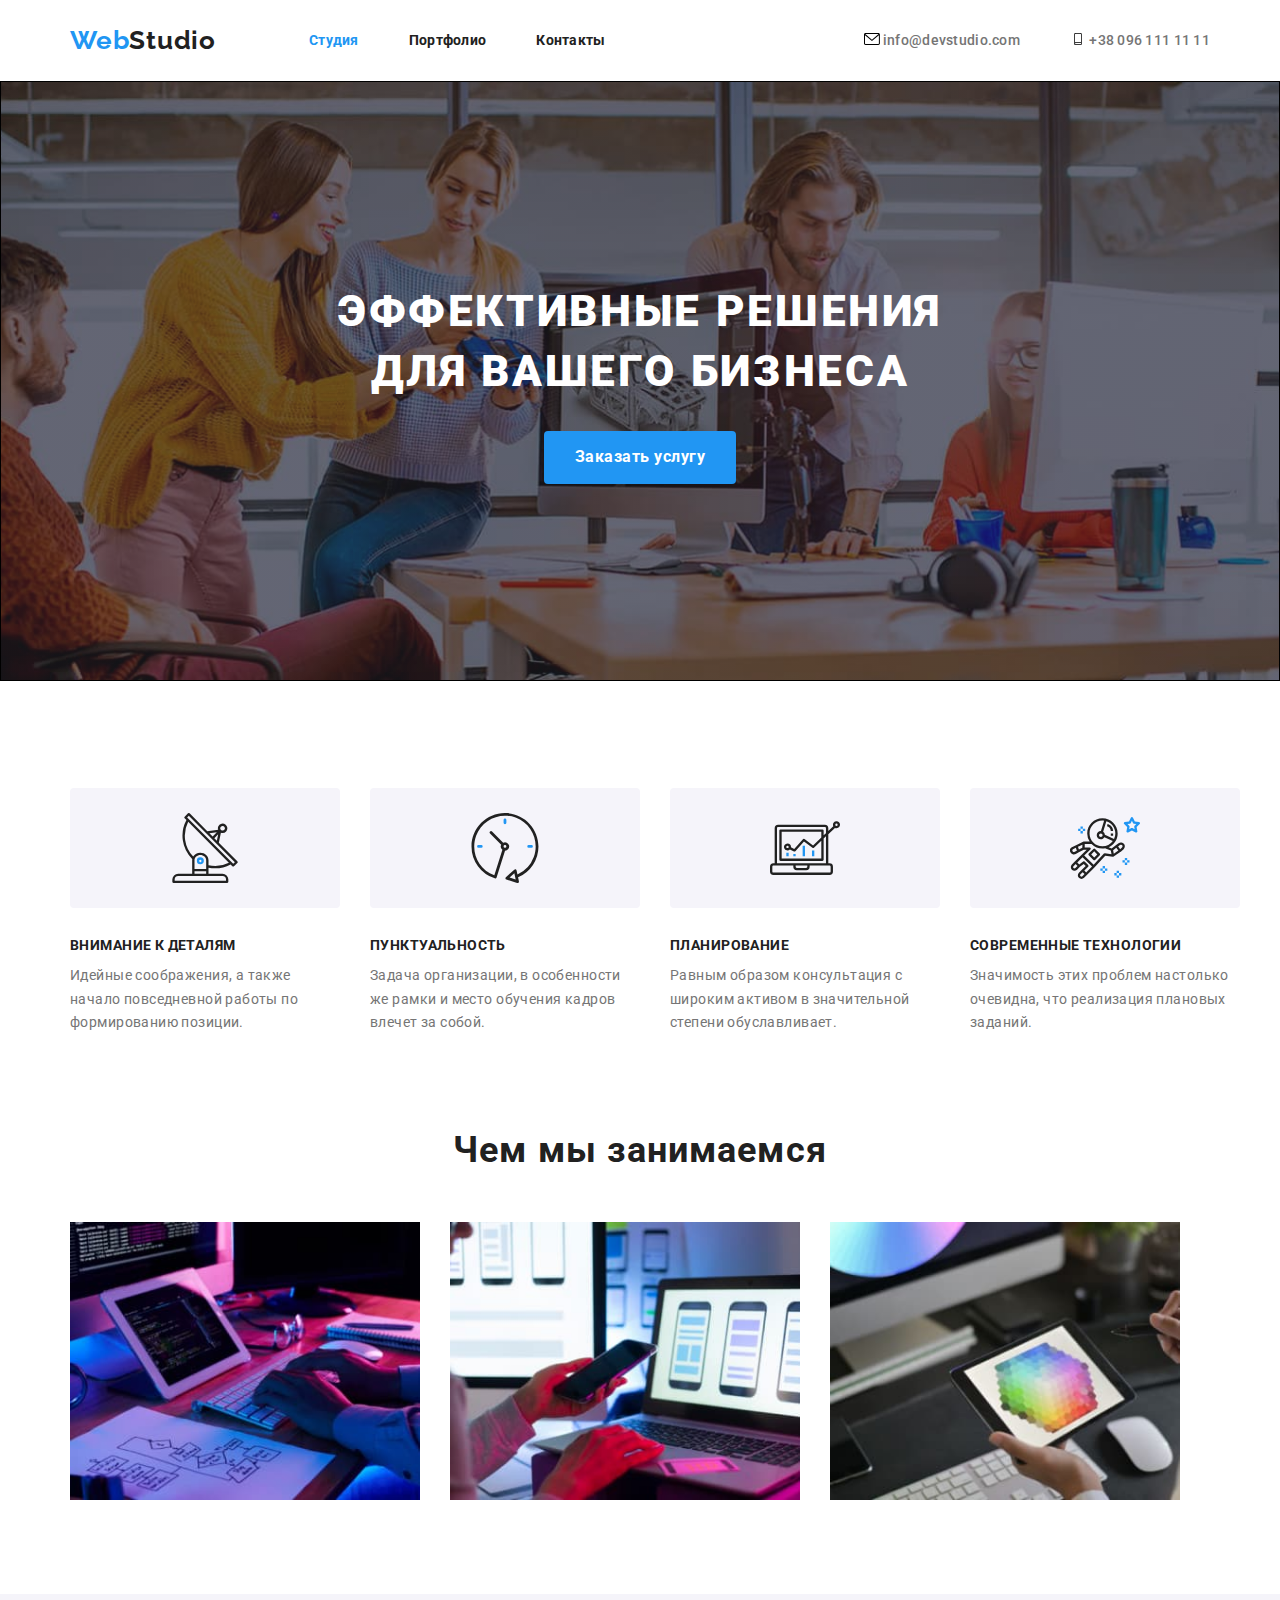
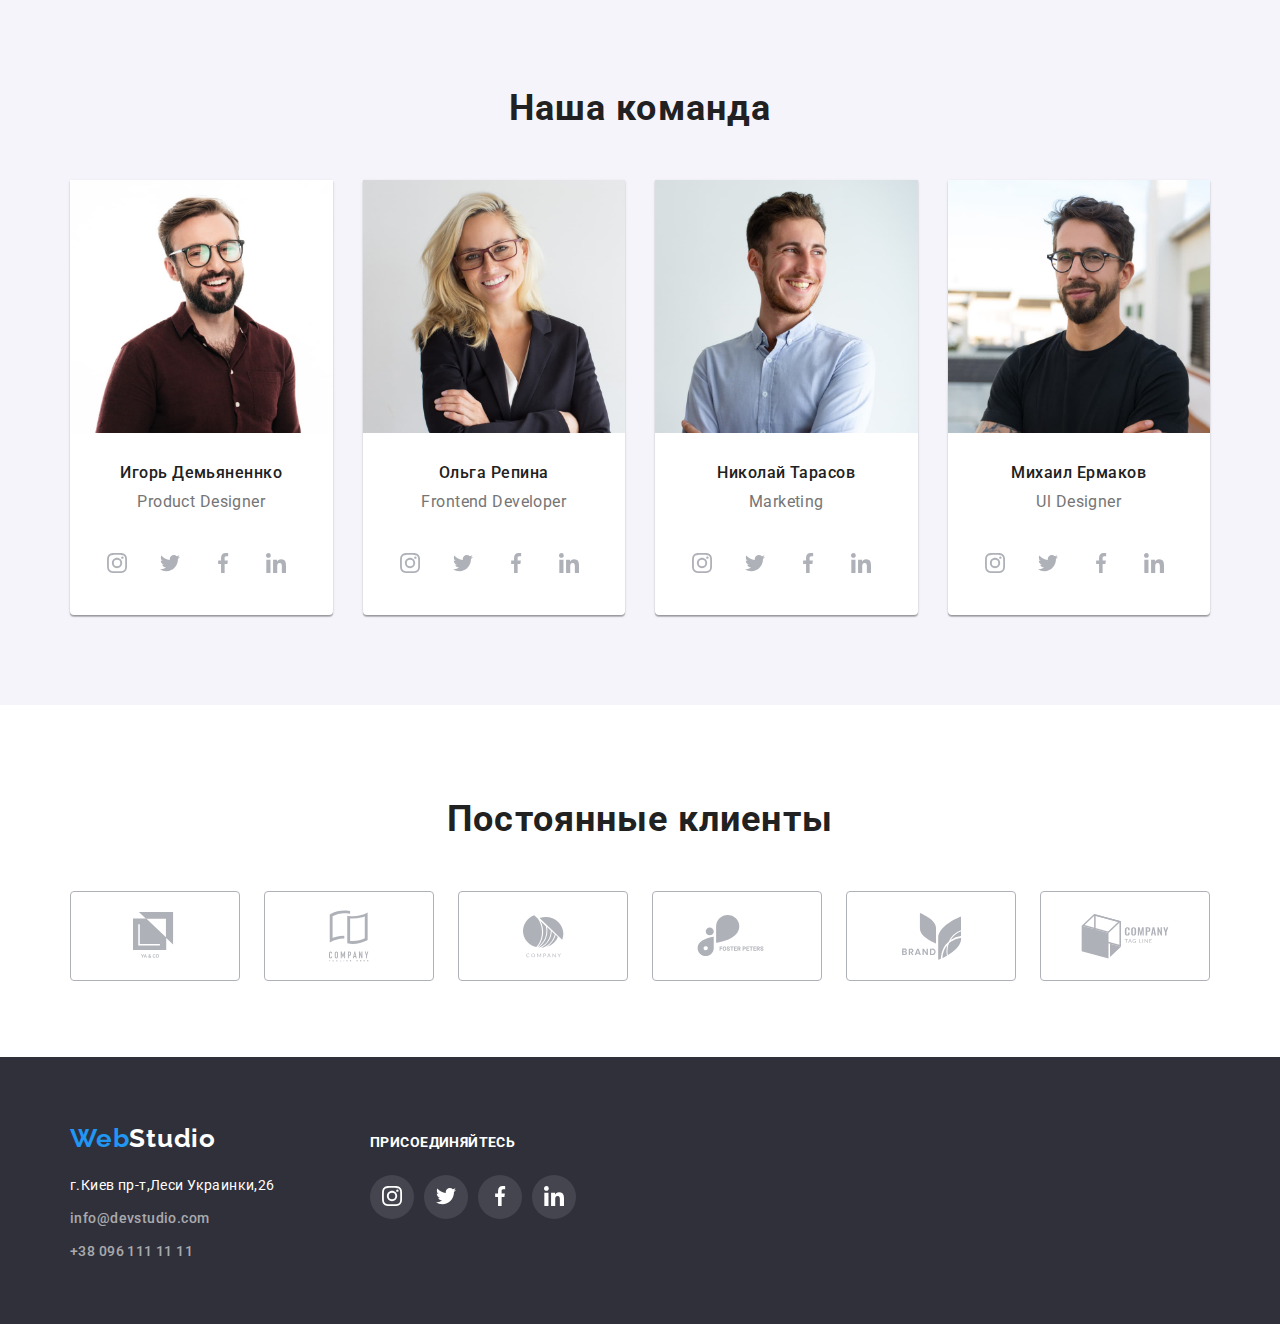
<file: index.html>
<!DOCTYPE html>
<html lang="ru">
<head>
    <meta charset="UTF-8">
    <meta name="viewport" content="width=device-width, initial-scale=1.0" />
    <title>Glazov Danil</title>
<link rel="preconnect" href="https://fonts.gstatic.com">
<link href="<link rel="preconnect" href="https://fonts.gstatic.com">
<link href="https://fonts.googleapis.com/css2?family=Raleway:wght@500;700;900&display=swap" rel="stylesheet">
<link href="https://fonts.googleapis.com/css2?family=Roboto:wght@400;500;700;900&display=swap" rel="stylesheet">
    <link href="https://cdnjs.cloudflare.com/ajax/libs/modern-normalize/1.0.0/modern-normalize.css" rel="stylesheet" />
    <link rel="stylesheet" href="./css/styles.css" />
</head>
<body class="page">
      <!--Шапка сайта --> 

      <header>
      
<div class="container"> 
            <nav class="main-nav">
                <a href="index.html" class="logo">
                    <span class="logo-header">Web</span>Studio
                </a>
                <ul class="site-nav list">
                    <li class="item"><a href="" class="link current">Студия </a></li>
                    <li class="item"><a href="./portfolio.html" class="link">Портфолио </a></li>
                    <li class="item" ><a href="" class="link">Контакты</a></li>
                </ul>
           
            <ul class="auth-nav list">
                <li class="item"><a href="mailto:info@devstudio.com" class="link">
                    <svg class="link-icon"><use href="./images/symbol-defs.svg#icon-envelope"></use></svg>
                    info@devstudio.com</a></li>
                <li class="item"><a href="tel:+380961111111" class="link">
                    <svg class="link-icon">
                        <use href="./images/symbol-defs.svg#icon-smartphone"></use>
                    </svg>
                    +38 096 111 11 11</a></li>
            </ul>
            </nav>
</div>

        </header>
    <main>           
<!-- Герой-->
        <section class="hero">
            <div class="main-hero">
                
            <h1 class="hero-title">ЭФФЕКТИВНЫЕ РЕШЕНИЯ<br>ДЛЯ ВАШЕГО БИЗНЕСА</h1>
                <a href="" class="button primary">Заказать услугу</a>
                </div>
        </section>
    <!--Основной контент-->
     <section class="feature">
         <div class="container">
             <h2 class="visually-hidden">Наши приемущества</h2>
        <ul class="feature-list">
            <li class="item">
                <svg class="list-icon" width="70" height="70">
                    <use href="./images/symbol-defs.svg#icon-antenna"></use>
                </svg>
                <h3 class="title-feature">ВНИМАНИЕ К ДЕТАЛЯМ</h3>
                <p class="discription">Идейные соображения, а также начало повседневной
                    работы по формированию позиции.</p>
            </li>
            <li class="item">
                <svg class="list-icon" width="70" height="70">
                    <use href="./images/symbol-defs.svg#icon-clock"></use>
                </svg>
                <h3 class="title-feature">ПУНКТУАЛЬНОСТЬ</h3>
                <p class="discription">Задача организации, в особенности же рамки
                    и место обучения кадров влечет за собой.</p>
            </li>
            <li class="item">
                <svg class="list-icon" width="70" height="70">
                    <use href="./images/symbol-defs.svg#icon-diagram"></use>
                </svg>
                <h3 class="title-feature">ПЛАНИРОВАНИЕ</h3>
                <p class="discription">Равным образом консультация с широким активом
                    в значительной степени обуславливает.</p>
            </li>
            <li class="item">
                <svg class="list-icon" width="70" height="70">
                    <use href="./images/symbol-defs.svg#icon-astronaut"></use>
                </svg>
                <h3 class="title-feature">СОВРЕМЕННЫЕ ТЕХНОЛОГИИ</h3>
                <p class="discription">Значимость этих проблем настолько очевидна,
                    что реализация плановых заданий.</p>
            </li>
        </ul>
    </div>
         
     </section>
 <!--Фото контент-->
     <section class="section-work">
         <div class="container">
        <h2 class="section-title">Чем мы занимаемся</h2>
         <ul class="what-wew-do-list">
             <li class="item">
                     <img src="./images/desktop.jpg" alt="Изображение компьютера" width="370"/>
            </li>
            <li class="item">
                <img src="./images/notebook.jpg" alt="Изображение ноутбука" width="370"/> 
           </li>
           <li class="item">
                <img src="./images/tablet.jpg" alt="Изображение планшета" width="370"/>
       </li>
         </ul>
        </div>
     </section>
   <!--Наша команда-->
     <section class="team">
         <div class="container">
           <h2 class="our-team">Наша команда</h2>
            <ul class="teammates-list">
                <li class="item">
                    <img src="./images/team-card-1.jpg" alt="Бородатый парень" width="270" />
                    <h3 class="card-name">Игорь Демьяненнко</h3>
                    <p lang="en"  class="profession-team">Product Designer</p>
                    <ul class="sociallink-list">
                        <li class="social-item">
                            <a href="" class="img-social">
                                <svg class="sociallink-icon" width="20" height="20">
                                    <use href="./images/symbol-defs.svg#icon-instagram"></use>
                                </svg></a>
                        </li>
                        <li class="social-item">
                            <a href="" class="img-social">
                                <svg class="sociallink-icon" width="20" height="20">
                                    <use href="./images/symbol-defs.svg#icon-twitter"></use>
                                </svg></a>
                        </li>
                        <li class="social-item">
                            <a href="" class="img-social">
                                <svg class="sociallink-icon" width="20" height="20">
                                    <use href="./images/symbol-defs.svg#icon-facebook"></use>
                                </svg></a>
                        </li>
                        <li class="social-item">
                            <a href="" class="img-social">
                                <svg class="sociallink-icon" width="20" height="20">
                                    <use href="./images/symbol-defs.svg#icon-linkedin"></use>
                                </svg></a>
                        </li>
                    </ul>
                </li>
                <li class="item">
                    <img src="./images/team-card-2.jpg" alt="Молодая блондинка" width="270" />
                    <h3 class="card-name">Ольга Репина</h3>
                    <p lang="en"  class="profession-team">Frontend Developer</p>
                    <ul class="sociallink-list">
                        <li class="social-item">
                            <a href="" class="img-social">
                                <svg class="sociallink-icon" width="20" height="20">
                                    <use href="./images/symbol-defs.svg#icon-instagram"></use>
                                </svg></a>
                        </li>
                        <li class="social-item">
                            <a href="" class="img-social">
                                <svg class="sociallink-icon" width="20" height="20">
                                    <use href="./images/symbol-defs.svg#icon-twitter"></use>
                                </svg></a>
                        </li>
                        <li class="social-item">
                            <a href="" class="img-social">
                                <svg class="sociallink-icon" width="20" height="20">
                                    <use href="./images/symbol-defs.svg#icon-facebook"></use>
                                </svg></a>
                        </li>
                        <li class="social-item">
                            <a href="" class="img-social">
                                <svg class="sociallink-icon" width="20" height="20">
                                    <use href="./images/symbol-defs.svg#icon-linkedin"></use>
                                </svg></a>
                        </li>
                    </ul>
                </li>
                <li class="item">
                    <img src="./images/team-card-3.jpg" alt="Улыбающийся парень" width="270" />
                    <h3 class="card-name">Николай Тарасов</h3>
                    <p lang="en" class="profession-team">Marketing</p>
                    <ul class="sociallink-list">
                        <li class="social-item">
                            <a href="" class="img-social">
                                <svg class="sociallink-icon" width="20" height="20">
                                    <use href="./images/symbol-defs.svg#icon-instagram"></use>
                                </svg></a>
                        </li>
                        <li class="social-item">
                            <a href="" class="img-social">
                                <svg class="sociallink-icon" width="20" height="20">
                                    <use href="./images/symbol-defs.svg#icon-twitter"></use>
                                </svg></a>
                        </li>
                        <li class="social-item">
                            <a href="" class="img-social">
                                <svg class="sociallink-icon" width="20" height="20">
                                    <use href="./images/symbol-defs.svg#icon-facebook"></use>
                                </svg></a>
                        </li>
                        <li class="social-item">
                            <a href="" class="img-social">
                                <svg class="sociallink-icon" width="20" height="20">
                                    <use href="./images/symbol-defs.svg#icon-linkedin"></use>
                                </svg></a>
                        </li>
                    </ul>
                </li>
                <li class="item">
                    <img src="./images/team-card-4.jpg" alt="Задумчивый взгляд в даль" width="270" />
                    <h3 class="card-name">Михаил Ермаков</h3>
                    <p lang="en" class="profession-team">Ul Designer</p>
                    <ul class="sociallink-list">
                        <li class="social-item">
                            <a href="" class="img-social">
                                <svg class="sociallink-icon" width="20" height="20">
                                <use href="./images/symbol-defs.svg#icon-instagram"></use>
                            </svg></a>
                        </li>
                        <li class="social-item">
                            <a href="" class="img-social">
                                <svg class="sociallink-icon" width="20" height="20">
                                    <use href="./images/symbol-defs.svg#icon-twitter"></use>
                                </svg></a>
                        </li>
                        <li class="social-item">
                            <a href="" class="img-social">
                                <svg class="sociallink-icon" width="20" height="20">
                                    <use href="./images/symbol-defs.svg#icon-facebook"></use>
                                </svg></a>
                        </li>
                        <li class="social-item">
                            <a href="" class="img-social">
                                <svg class="sociallink-icon" width="20" height="20">
                                    <use href="./images/symbol-defs.svg#icon-linkedin"></use>
                                </svg></a>
                        </li>
                    </ul>
                </li>
            </ul>
         </div>
     </section>
    <section class="clients-block">
        <div class="container">
            <h2 class="clients">Постоянные клиенты</h2>
            <ul class="clients-list">
                <li class="item">
                    <a class="client" href="">
                        <svg class="img-client" width="44.3" height="49">
                            <use href="./images/symbol-defs.svg#icon-client1"></use>
                        </svg></a>
                </li>
                <li class="item">
                    <a class="client" href="">
                        <svg class="img-client" width="40" height="52">
                            <use href="./images/symbol-defs.svg#icon-client2"></use>
                        </svg></a>
                </li>
                <li class="item">
                    <a class="client" href="">
                        <svg class="img-client" width="41" height="43">
                            <use href="./images/symbol-defs.svg#icon-client3"></use>
                        </svg></a>
                </li>
                <li class="item">
                    <a class="client" href="">
                        <svg class="img-client" width="80" height="42">
                            <use href="./images/symbol-defs.svg#icon-client4"></use>
                        </svg></a>
                </li>
                <li class="item">
                    <a class="client" href="">
                        <svg class="img-client" width="59" height="47">
                            <use href="./images/symbol-defs.svg#icon-client5"></use>
                        </svg></a>
                </li>
                <li class="item">
                    <a class="client" href="">
                        <svg class="img-client" width="88.5" height="45">
                            <use href="./images/symbol-defs.svg#icon-client6"></use>
                        </svg> </a>
                </li>
            </ul>
        </div>
    </section>
    </main>

     <footer class="footer-area">
<div class="container footer-background">
    <div class="footer-contacts">
    <a href="#" class="logo-footer">
        Web<span class="logo-web">Studio</span>
    </a>
    <address class="adress-footer">
        <p class="footer-address">
            г.Киев пр-т,Леси Украинки,26</p>
        <ul class="footer-design">
            <li class="item"><a class="contacts-footer" href="mailto:info@devstudio.com">info@devstudio.com</a></li>
            <li class="item"><a class="contacts-footer" href="tel:+380961111111">+38 096 111 11 11</a></li>
        </ul>
    </address></div>
    <div class="social-links">
        <p>
            <b class="join">Присоединяйтесь</b>
        </p>
        <ul class="social-list list">
            <li class="item">
                <a href="" class="socialfooter"><svg class="socialfooter-icon">
                        <use href="./images/symbol-defs.svg#icon-instagram"></use>
                    </svg>
                </a>
            </li>
            <li class="item">
                <a href="" class="socialfooter"><svg class="socialfooter-icon">
                        <use href="./images/symbol-defs.svg#icon-twitter"></use>
                    </svg>
                </a>
            </li>
            <li class="item">
                <a href="" class="socialfooter"><svg class="socialfooter-icon">
                        <use href="./images/symbol-defs.svg#icon-facebook"></use>
                    </svg>
                </a>
            </li>
            <li class="item">
                <a href="" class="socialfooter"><svg class="socialfooter-icon">
                        <use href="./images/symbol-defs.svg#icon-linkedin"></use>
                    </svg>
                </a>
            </li>
        </ul>
    </div>
</div>
        
        </footer>
    </body>
</html>
</file>
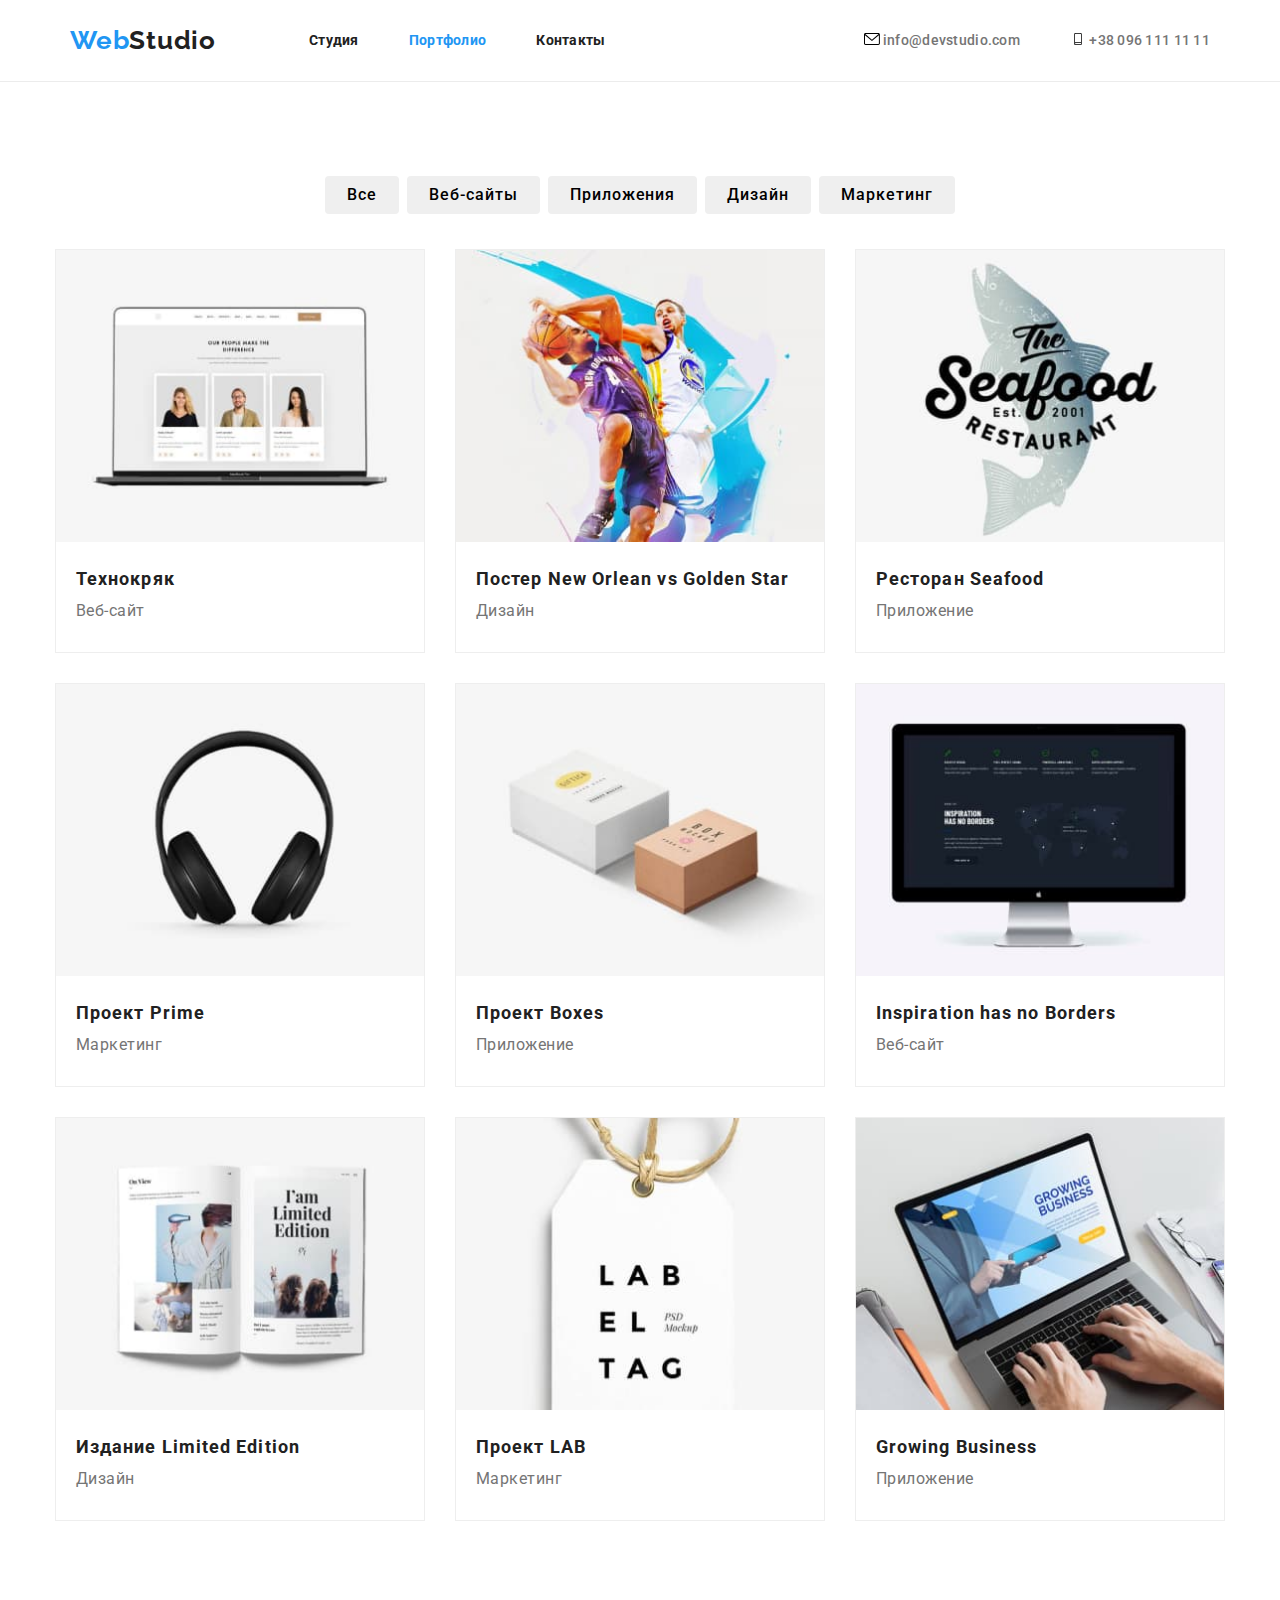
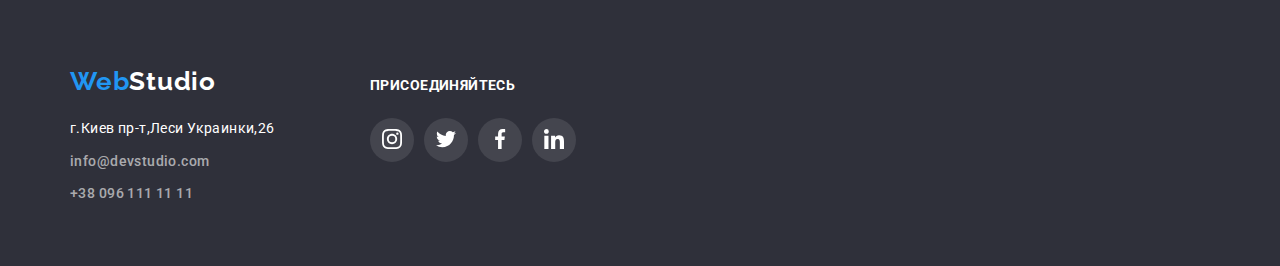
<file: portfolio.html>
<!DOCTYPE html>
<html lang="ru">

<head>
<meta charset="UTF-8">
<meta name="viewport" content="width=device-width, initial-scale=1.0" />
<title>Portfolio</title>
<link rel="preconnect" href="https://fonts.gstatic.com">
<link href="<link rel=" preconnect" href="https://fonts.gstatic.com">
<link href="https://fonts.googleapis.com/css2?family=Raleway:wght@500;700;900&display=swap" rel="stylesheet">
<link href="https://fonts.googleapis.com/css2?family=Roboto:wght@400;500;700;900&display=swap" rel="stylesheet">
<link rel="stylesheet" href="./css/styles.css" />
<link href="https://cdnjs.cloudflare.com/ajax/libs/modern-normalize/1.0.0/modern-normalize.css" rel="stylesheet" />
</head>

<body class="page">
    <!--Шапка сайта -->

    <header class="header">
        <div class="container">
            <nav class="main-nav">
                <a href="index.html" class="logo">
                    <span class="logo-header">Web</span>Studio
                </a>
                <ul class="site-nav list">
                    <li class="item"><a href="index.html" class="link">Студия </a></li>
                    <li class="item"><a href="./portfolio.html" class="link current">Портфолио </a></li>
                    <li class="item"><a href="" class="link">Контакты</a></li>
                </ul>
    
                <ul class="auth-nav list">
                    <li class="item"><a href="mailto:info@devstudio.com" class="link">
                            <svg class="link-icon">
                                <use href="./images/symbol-defs.svg#icon-envelope"></use>
                            </svg>
                            info@devstudio.com</a></li>
                    <li class="item"><a href="tel:+380961111111" class="link">
                            <svg class="link-icon">
                                <use href="./images/symbol-defs.svg#icon-smartphone"></use>
                            </svg>
                            +38 096 111 11 11</a></li>
                </ul>
            </nav>
        </div>
    
    </header>
    <main>
        
<section class="filters">
    <div class="container">
    <h1 class="visually-hidden">Портфолио</h1>
        <ul class="button-function list">
            <li class="item"><button class="button-filter" type="button">Все</button></li>
            <li class="item"><button class="button-filter" type="button">Веб-сайты</button></li>
            <li class="item"><button class="button-filter" type="button">Приложения</button></li>
            <li class="item"><button class="button-filter" type="button">Дизайн</button></li>
            <li class="item"><button class="button-filter" type="button">Маркетинг</button></li>
        </ul>
    <ul class="work-list list">
        <li class="flex-element">
           <a class="portfolio-design" href="">
     <div class="tumb">  <img src="./images/photo-card-1.jpg" alt="Екран с фотографиями" width="370" /></div>
    <div class="elem">
            <h3 class="portfolio-name">Технокряк</h3>
        <p class="portfolio-function">Веб-сайт</p>
        </div>
    </a>
           </li>
            <li class="flex-element">
                <a class="portfolio-design" href="">
                    <img src="./images/photo-card-2.jpg" alt="два баскетболиста" width="370" />
                <div class="elem"> 
                    <h3 class="portfolio-name">Постер New Orlean vs Golden Star</h3>
                    <p class="portfolio-function">Дизайн</p>
                </div>
                </a>
            </li>
            <li class="flex-element">
                <a class="portfolio-design" href="">
                    <img src="./images/photo-card-3.jpg" alt="Рыба на логотипе ресторана" width="370" />
                <div class="elem">
                    <h3 class="portfolio-name">Ресторан Seafood</h3>
                    <p class="portfolio-function">Приложение</p>
                </div>
                </a>
            </li>
            <li class="flex-element">
                <a class="portfolio-design" href="">
                    <img src="./images/photo-card-4.jpg" alt="Наушники" width="370" />
                <div class="elem">
                    <h3 class="portfolio-name">Проект Prime</h3>
                    <p class="portfolio-function">Маркетинг</p>
                </div>
                </a>
            </li>
            <li class="flex-element">
                <a class="portfolio-design" href="">
                    <img src="./images/photo-card-5.jpg" alt="Две коробки" width="370" />
                    <div class="elem">
                    <h3 class="portfolio-name">Проект Boxes</h3>
                    <p class="portfolio-function">Приложение</p>
                    </div>
                </a>
            </li>
                <li class="flex-element">
                    <a class="portfolio-design" href="">
                        <img src="./images/photo-card-6.jpg" alt="Монитор ноутбука" width="370" />
                    <div class="elem">
                        <h3 class="portfolio-name">Inspiration has no Borders</h3>
                        <p class="portfolio-function">Веб-сайт</p>
                    </div>
                    </a>
                </li>
                    <li class="flex-element">                    
                        <a class="portfolio-design" href="">
                            <img src="./images/photo-card-7.jpg" alt="Открытая книга" width="370" />
                        <div class="elem">
                            <h3 class="portfolio-name">Издание Limited Edition</h3>
                            <p class="portfolio-function">Дизайн</p>
                       </div>
                        </a>
                    </li>
                        <li class="flex-element">
                            <a class="portfolio-design" href="">
                                <img src="./images/photo-card-8.jpg" alt="Ярлык проекта" width="370" />
                        <div class="elem">
                                <h3 class="portfolio-name">Проект LAB</h3>
                                <p class="portfolio-function">Маркетинг</p>
                        </div>
                            </a>
                        </li>
                            <li class="flex-element">
                                <a class="portfolio-design" href="">
                                    <img src="./images/photo-card-9.jpg" alt="Работа с приложением" width="370" />
                        <div class="elem">
                                    <h3 class="portfolio-name">Growing Business</h3>
                                    <p class="portfolio-function">Приложение</p>
                        </div>
                                </a>
                            </li>
    </ul>
    </div>
</section>
    </main>

        <footer class="footer-area">
            <div class="container footer-background">
                <div class="footer-contacts">
                    <a href="#" class="logo-footer">
                        Web<span class="logo-web">Studio</span>
                    </a>
                    <address class="adress-footer">
                        <p class="footer-address">
                            г.Киев пр-т,Леси Украинки,26</p>
                        <ul class="footer-design">
                            <li class="item"><a class="contacts-footer" href="mailto:info@devstudio.com">info@devstudio.com</a>
                            </li>
                            <li class="item"><a class="contacts-footer" href="tel:+380961111111">+38 096 111 11 11</a></li>
                        </ul>
                    </address>
                </div>
                <div class="social-links">
                    <p>
                        <b class="join">Присоединяйтесь</b>
                    </p>
                    <ul class="social-list list">
                        <li class="item">
                            <a href="" class="socialfooter"><svg class="socialfooter-icon">
                                    <use href="./images/symbol-defs.svg#icon-instagram"></use>
                                </svg>
                            </a>
                        </li>
                        <li class="item">
                            <a href="" class="socialfooter"><svg class="socialfooter-icon">
                                    <use href="./images/symbol-defs.svg#icon-twitter"></use>
                                </svg>
                            </a>
                        </li>
                        <li class="item">
                            <a href="" class="socialfooter"><svg class="socialfooter-icon">
                                    <use href="./images/symbol-defs.svg#icon-facebook"></use>
                                </svg>
                            </a>
                        </li>
                        <li class="item">
                            <a href="" class="socialfooter"><svg class="socialfooter-icon">
                                    <use href="./images/symbol-defs.svg#icon-linkedin"></use>
                                </svg>
                            </a>
                        </li>
                    </ul>
                </div>
            </div>
        
        </footer>
</body>
</html>
</file>
<file: css/styles.css>
:root {
  --primary-text-color: #757575;
  --title-text-color: #212121;
  --accent-color: #2196f3;
  --primary-white-color: #ffffff;
}

.page {
  background-color: var(--primary-bg-color);
  color: var(--primary-text-color);
  font-family: Roboto, sans-serif;

  font-size: 14px;
  line-height: 1.7;
  letter-spacing: 0.03em;
}

.visually-hidden {
  position: absolute;
  clip: rect(0 0 0 0);
  width: 1px;
  height: 1px;
  margin: -1px;
}
/* Сontainer */
.container {
  width: 1170px;
  margin-left: auto;
  margin-right: auto;
  padding-left: 15px;
  padding-right: 15px;
}

/*Logo*/
.logo {
  color: var(--title-text-color);
  font-family: "Raleway", sans-serif;

  font-weight: 700;
  font-size: 26px;
  font-style: normal;
  line-height: 1.2;
  letter-spacing: 0.03em;
  text-decoration: none;
}

.logo-web {
  color: var(--primary-white-color);
}
.logo-header {
  color: var(--accent-color);
}

.list {
  list-style: none;
  padding: 0;
  margin: 0;
}
/* Page-header */
.page-header {
  background-color: #ccc;
}
.header {
  border-bottom: 1px solid #ececec;
}
.link-icon {
  width: 16px;
  height: 12px;
}

.link:hover,
.link:focus {
  fill: var(--accent-color);
}
/* Main-nav */

.main-nav {
  display: flex;
  align-items: center;
}
/* Site-nav*/

.site-nav {
  display: flex;
  margin-left: 93px;
}

.site-nav .item + .item {
  margin-left: 50px;
}

.site-nav .link {
  display: block;
  padding-top: 32px;
  padding-bottom: 32px;
  color: var(--title-text-color);

  font-weight: 700;
  font-size: 14px;
  line-height: 1.2;
  letter-spacing: 0.02em;
  text-decoration: none;
}
.site-nav .link:hover,
.site-nav .link:focus {
  color: var(--accent-color);
}
/* auth nav */
.auth-nav {
  margin-left: auto;
  display: flex;
}
.auth-nav .item + .item {
  margin-left: 50px;
}

.auth-nav .link {
  color: var(--primary-text-color);

  font-weight: 500;
  font-size: 14px;
  line-height: 1.1;
  letter-spacing: 0.02em;
  text-decoration: none;
}
.site-nav .link.current,
.auth-nav .link.current {
  color: var(--accent-color);
}

.auth-nav .link:hover,
.auth-nav .link:focus {
  color: var(--accent-color);
}
/* Feature-list */
.feature-list {
  margin: 0;
  display: flex;
  list-style: none;
  padding-left: 0;
}

.feature-list .title {
  color: var(--title-text-color);

  margin-top: 0;
  margin-bottom: 10px;

  font-weight: 700;
  font-size: 14px;
  line-height: 1.2;
  letter-spacing: 0.03em;
}

.feature-list .item:not(:last-child) {
  margin-right: 30px;
}

.title-feature {
  color: var(--title-text-color);
  font-family: "Roboto", sans-serif;
  font-weight: 700;
  font-size: 14px;
  line-height: 1.14;
  letter-spacing: 0.03em;
  text-transform: uppercase;
  margin-top: 30px;
  margin-bottom: 0;
}

.item {
  padding-left: 0;
}

/*Hero*/
.hero {
  text-align: center;
}

.hero-title {
  color: #ffffff;

  margin-top: 0;
  margin-bottom: 30px;
  text-align: center;
  text-transform: uppercase;
  font-weight: 900;
  font-size: 44px;
  line-height: 1.36;
  letter-spacing: 0.06em;
}
.main-hero {
  max-width: 1600px;
  height: 600px;
  margin-left: auto;
  margin-right: auto;
  border: 1px solid #000000;
  background-repeat: no-repeat;
  background-position: center;
  background-size: cover;
  background-image: linear-gradient(
      to right,
      rgba(47, 48, 58, 0.4),
      rgba(47, 48, 58, 0.4)
    ),
    url(../images/team-work.jpg);
}
.hero h1 {
  padding-top: 200px;
}
/* What-wew-do */
.what-wew-do {
  display: flex;
  flex-wrap: wrap;
  width: 1170px;
  margin: -92px -15px;
}
.what-wew-do .item {
  width: calc((100%-60px) / 3);
  margin-right: 30px;
}

/*Section*/

.feature {
  padding-top: 107px;
  padding-bottom: 94px;
}

.section-title {
  color: var(--title-text-color);

  margin-top: 0;
  margin-bottom: 50px;
  text-align: center;
  list-style: none;

  font-weight: 700;
  font-size: 36px;
  line-height: 1.2;
  letter-spacing: 0.03em;
}
.discription {
  color: var(--primary-text-color);
  font-weight: 400;
  font-size: 14px;
  line-height: 1.7;
  letter-spacing: 0.03em;
  margin-top: 10px;
  margin-bottom: 0;
}
.list-icon {
  background-color: #f5f4fa;
  padding: 25px 100px 25px 100px;
  border-radius: 4px;
  display: block;
  width: 270px;
  height: 120px;
}

/* Team */
.team {
  background-color: #f5f4fa;
  padding-top: 94px;
  padding-bottom: 90px;
}
.our-team {
  color: var(--title-text-color);
  margin-top: 0;
  margin-bottom: 50px;
  font-weight: 700;
  font-size: 36px;
  line-height: 1.16;
  text-align: center;
  letter-spacing: 0.03em;
}
.card-name {
  color: var(--title-text-color);

  font-weight: 500;
  font-size: 16px;
  line-height: 1.2;
  letter-spacing: 0.03em;
  text-align: center;
  margin-top: 30px;
  margin-bottom: 0;
}

.teammates-list {
  list-style: none;
  padding-left: 0;
  display: flex;
  flex-wrap: wrap;
  margin-top: 0;
  margin-bottom: 0;
}
.teammates-list > .item {
  background: #ffffff;
  box-shadow: 0px 2px 1px rgba(0, 0, 0, 0.2), 0px 1px 1px rgba(0, 0, 0, 0.14),
    0px 1px 3px rgba(0, 0, 0, 0.12);
  border-radius: 0px 0px 4px 4px;
}

.team .item:nth-child(4n) {
  margin-right: 0;
}

.profession-team {
  color: var(--primary-text-color);

  font-weight: 400;
  font-size: 16px;
  line-height: 1.2;

  margin-top: 10px;
  margin-bottom: 30px;
  text-align: center;
}
.what-wew-do-list {
  margin-top: 0;
  margin-bottom: 0;
  display: flex;
  padding: 0;
  list-style: none;
}
.section-work {
  padding-bottom: 94px;
}
.section-work .item {
  width: calc((100%-60px) / 3);
  margin-right: 30px;
}

img {
  display: block;
  max-width: 100%;
  height: auto;
}
.sociallink-list {
  margin-top: 16px;
  list-style: none;
  display: flex;
  padding-bottom: 30px;
  justify-content: center;
  padding-left: 0;
}

.team .item {
  width: calc((100% - 90px) / 4);
  margin-right: 30px;
  background-color: var(--primary-white-color);
}
.teammates-list .social-item {
  width: calc((100% - 90px) / 4);
  margin-right: 10px;
  background-color: var(--primary-white-color);
}
.sociallink-list.item + .item {
  margin-left: 10px;
  margin-right: 10px;
}
.img-social {
  display: flex;
  align-items: center;
  justify-content: center;
  height: 44px;
  width: 44px;
  border-radius: 50%;
  transition-property: background-color;
  transition-duration: 250ms;
  transition-timing-function: cubic-bezier(0.4, 0, 0.2, 1);
}
.img-social:hover,
.img-social:focus {
  background-color: var(--accent-color);
  fill: var(--primary-white-color);
}
/* .sociallink-icon:hover,
.sociallink-icon:focus {
  fill: var(--primary-white-color);
} */

.img-social:hover .sociallink-icon {
  fill: var(--primary-white-color);
}
.img-social:focus .sociallink-icon {
  fill: var(--primary-white-color);
}

.sociallink-icon {
  fill: #afb1b8;
  transition-property: color, background-color;
  transition-duration: 250ms;
  transition-timing-function: cubic-bezier(0.4, 0, 0.2, 1);
}

/* Clients-block */

.clients-block {
  padding-top: 94px;
  padding-bottom: 76px;
}
.clients {
  color: var(--title-text-color);
  margin-top: 0;
  margin-bottom: 50px;
  font-weight: 700;
  font-size: 36px;
  line-height: 1.16;
  text-align: center;
  letter-spacing: 0.03em;
}
.clients-list {
  list-style: none;
  display: flex;
  margin: 0;
  padding-left: 0;
  justify-content: space-between;
}
.clients-list .item {
  display: flex;
  align-items: center;
  justify-content: center;
  width: 170px;
  height: 90px;
  border: 1px solid #afb1b8;
  box-sizing: border-box;
  border-radius: 4px;
  color: #afb1b8;
}
.client {
  display: flex;
  align-items: center;
  justify-content: center;
  width: 170px;
  height: 90px;
  border-radius: 4px;
}
.item:hover .img-client {
  cursor: pointer;
  fill: var(--accent-color);
}
.clients-list .item:hover {
  color: var(--accent-color);
  border: 1px solid var(--accent-color);
  cursor: pointer;
}
.clients-list a:focus {
  border: 1px solid var(--accent-color);
}

.clients-list .item:hover {
  border: 1px solid var(--accent-color);
  cursor: pointer;
}

.client:focus .img-client {
  fill: var(--accent-color);
}

.img-client {
  fill: #afb1b8;
}

/*Footer*/

.footer-area {
  background-color: #2f303a;
  padding-top: 60px;
  padding-bottom: 60px;
}
.footer-background {
  display: flex;
  align-items: baseline;
  text-align: left;
}
.footer-contacts {
  margin-right: 30px;
  width: 270px;
}
.footer-address {
  color: #ffffff;

  font-style: normal;
  font-weight: normal;
  font-size: 14px;
  line-height: 1.7;
  letter-spacing: 0.03em;
  margin-top: 20px;
  margin-bottom: 0;
}

.contacts-footer {
  color: rgba(255, 255, 255, 0.6);

  font-weight: 500;
  font-size: 14px;
  line-height: 1.7;

  text-decoration: none;
  list-style: none;
  margin-top: 9px;
  margin-bottom: 0;
}

.logo-footer {
  color: var(--accent-color);
  font-family: Raleway, sans-serif;

  font-weight: 700;
  font-size: 26px;
  line-height: 1.2;
  letter-spacing: 0.03em;

  text-decoration: none;
  display: flex;
}
.footer-design {
  list-style: none;
  margin: 0;
  padding: 0;
}
.adress-footer {
  font-family: "Roboto", sans-serif;
  font-style: normal;
  font-weight: 400;
  list-style: none;
}
.adress-footer .item {
  margin-top: 9px;
  margin-bottom: 0;
}
.social-links {
  margin-right: 30px;
  width: 270px;
}
.join {
  color: var(--primary-white-color);
  font-weight: 700;
  font-size: 14px;
  line-height: 1.14;
  letter-spacing: 0.03em;
  text-transform: uppercase;
}
.social-links .social-list {
  display: flex;
  margin-top: 20px;
}
.social-links .item:not(:last-child) {
  margin-right: 10px;
}
.socialfooter {
  display: flex;
  align-items: center;
  justify-content: center;
  height: 44px;
  width: 44px;
  border-radius: 50%;
  background-color: rgba(255, 255, 255, 0.1);
  transition-property: background-color;
  transition-duration: 250ms;
  transition-timing-function: cubic-bezier(0.4, 0, 0.2, 1);
}
.socialfooter:hover,
.socialfooter:focus {
  background-color: var(--accent-color);
}
.socialfooter-icon {
  fill: var(--primary-white-color);
  display: flex;
  justify-content: center;
  margin-bottom: 18px;
  margin-top: 16px;
  width: 20px;
  height: 20px;
  transition-property: color, background-color;
  transition-duration: 250ms;
  transition-timing-function: cubic-bezier(0.4, 0, 0.2, 1);
}
/*Button*/
.button {
  border: 1px solid transparent;
  border-radius: 4px;
  border-width: 0;
  padding: 10px 30px;
  min-width: 130px;
  text-align: center;

  display: inline-block;
  color: var(--title-text-color);
  background-color: var(--primary-bg-color);

  font-weight: 700;
  font-size: 16px;
  line-height: 1.88;
  letter-spacing: 0.03em;

  text-decoration: none;
  list-style: none;
}

.button.primary {
  background-color: var(--accent-color);
  color: var(--primary-white-color);
  border: 1px solid transparent;

  border-radius: 4px;
  padding: 10px, 22px;
}
.button.socondary {
  background-color: var(--primary-white-color);
  color: var(--accent-color);
  border-color: var(--accent-color);
}
.button-function {
  list-style: none;

  justify-content: center;
  text-align: center;
  display: flex;
  margin-bottom: 50px;
  margin-left: auto;
  margin-right: auto;
}
.button-filter {
  display: inline-block;
  border-radius: 4px;
  border-width: 0;
  padding: 6px 22px;
  min-width: 73px;
  font-weight: 500;
  font-size: 16px;
  line-height: 1.62;
  letter-spacing: 0.06em;
}

.button-filter:hover,
.button-filter:focus {
  color: var(--primary-white-color);
  background-color: var(--accent-color);
}

.button-function.list {
  justify-content: center;
  text-align: center;
  display: flex;
  margin-bottom: 50px;
  margin-left: auto;
  margin-right: auto;
}
.button-function .item:not(:last-child) {
  margin-right: 8px;
}

/* Portfolio */
.portfolio {
  list-style: none;
  text-decoration: none;
}
.portfolio-name {
  color: var(--title-text-color);

  margin: 0;
  font-weight: 700;
  font-size: 18px;
  line-height: 1.9;
  letter-spacing: 0.06em;
}
.portfolio-function {
  color: var(--primary-text-color);

  margin: 0;
  font-weight: 400;
  font-size: 16px;
  line-height: 1.9;
  letter-spacing: 0.03em;
}
.portfolio-design {
  text-decoration: none;
}
.work-list {
  margin: -30px;
  display: flex;
  flex-wrap: wrap;
  font-weight: 500;
}
.work-list .flex-element:hover,
.work-list .flex-element:focus-within {
  box-shadow: 0px 1px 1px rgba(0, 0, 0, 0.12), 0px 4px 4px rgba(0, 0, 0, 0.06),
    1px 4px 6px rgba(0, 0, 0, 0.16);
}

.work-list .flex-element {
  width: 370px;
  height: 404px;
  margin: 15px;
  border: 1px solid #eeeeee;
  box-sizing: border-box;
  transition-property: box-shadow;
  transition-duration: 250ms;
  transition-timing-function: cubic-bezier(0.4, 0, 0.2, 1);
}

.work-list .elem {
  padding: 20px;
}

.filters {
  padding-top: 94px;
  padding-bottom: 94px;
  margin-top: 0;
  margin-bottom: 0;
}

.tumb {
  position: relative;
  overflow: hidden;
}
/*Цвет основного текста #212121 */
/*В торичный цвет текста #757575 */
/*Белый  #000000 */
/*Акцент #2196f3 */
/*Вторичный цвет фона #000000 */

/* .flex-element :nth-child(3n) {
  margin-right: 0;
}

.flex-element :nth-last-child(-n + 3) {
  margin-bottom: 0;
} */
</file>
